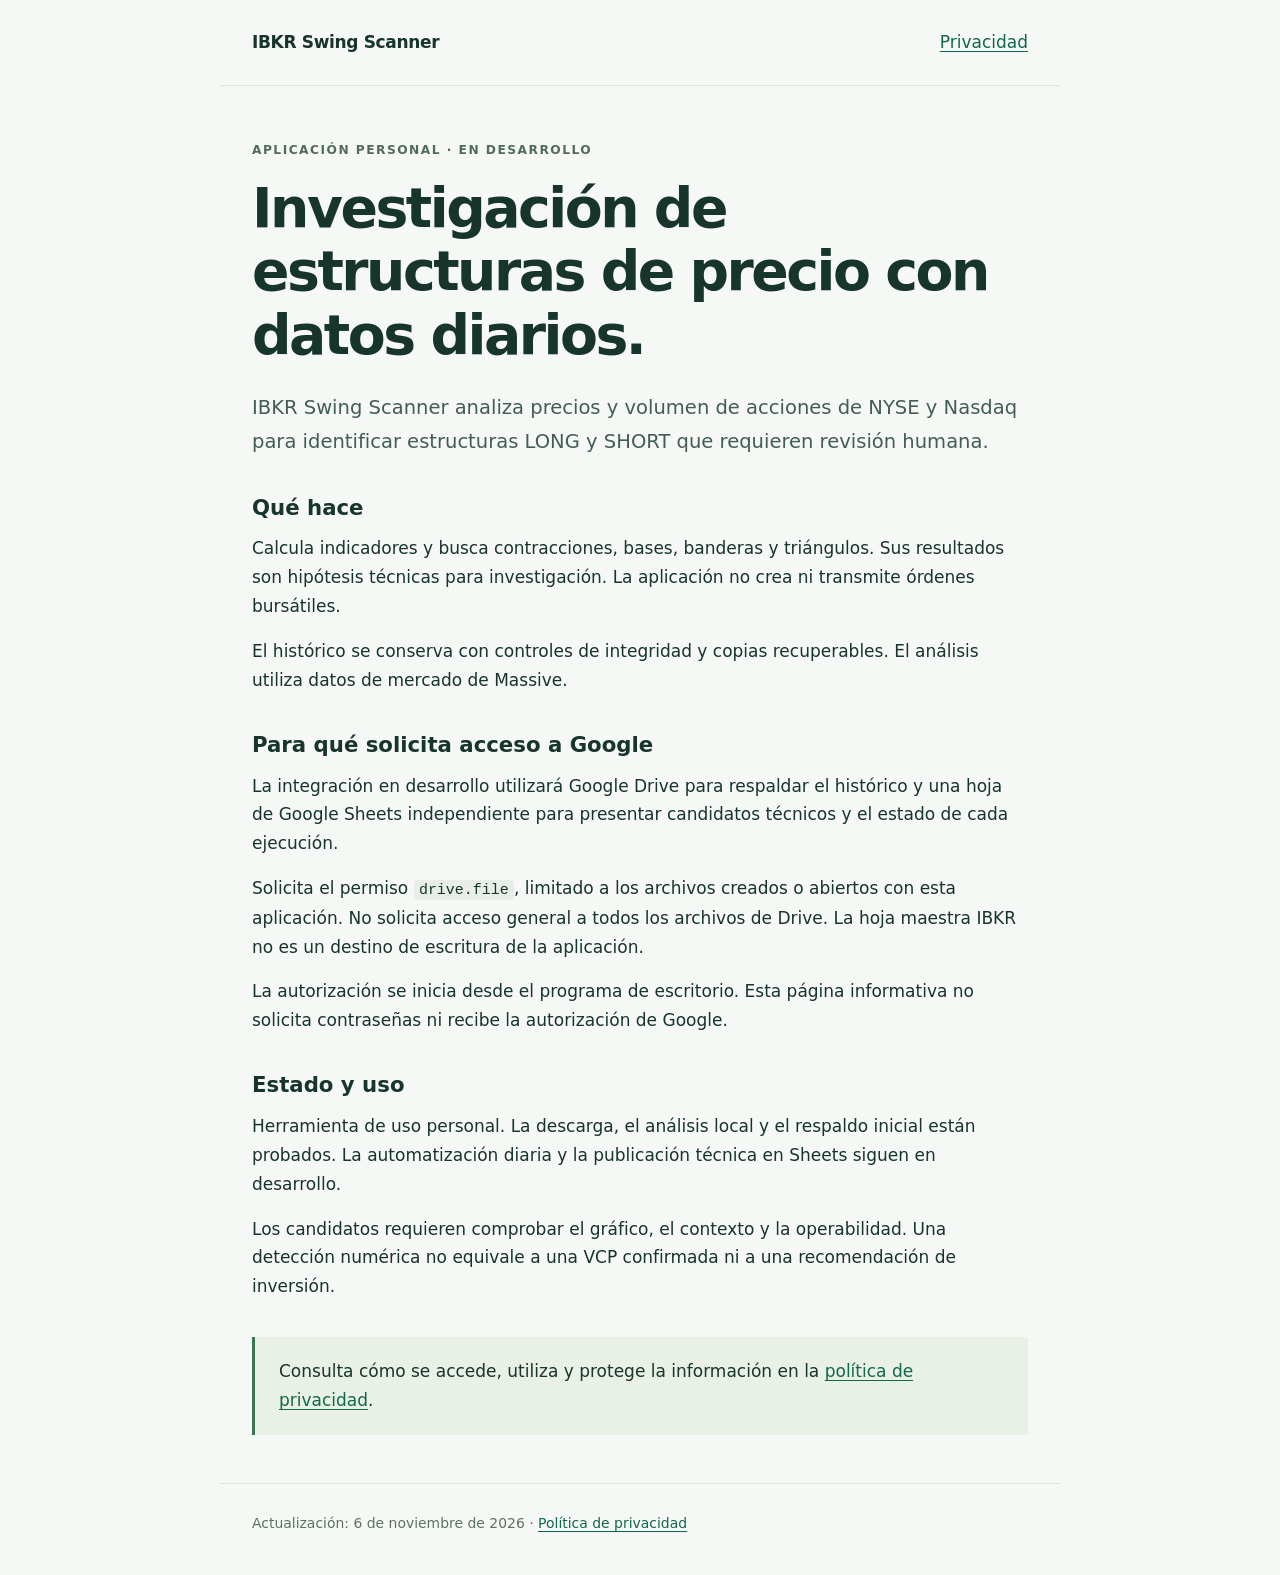
<file: index.html>
<!doctype html>
<html lang="es">
<head>
  <meta charset="utf-8">
  <meta name="viewport" content="width=device-width, initial-scale=1">
  <meta name="description" content="Información de la aplicación personal IBKR Swing Scanner y del uso de sus permisos de Google.">
  <title>IBKR Swing Scanner · Información de la aplicación</title>
  <link rel="stylesheet" href="style.css">
</head>
<body>
  <header><a class="brand" href="index.html">IBKR Swing Scanner</a><nav aria-label="Navegación"><a href="privacy.html">Privacidad</a></nav></header>
  <main>
    <p class="eyebrow">Aplicación personal · En desarrollo</p>
    <h1>Investigación de estructuras de precio con datos diarios.</h1>
    <p class="lead">IBKR Swing Scanner analiza precios y volumen de acciones de NYSE y Nasdaq para identificar estructuras LONG y SHORT que requieren revisión humana.</p>
    <section aria-labelledby="purpose"><h2 id="purpose">Qué hace</h2>
      <p>Calcula indicadores y busca contracciones, bases, banderas y triángulos. Sus resultados son hipótesis técnicas para investigación. La aplicación no crea ni transmite órdenes bursátiles.</p>
      <p>El histórico se conserva con controles de integridad y copias recuperables. El análisis utiliza datos de mercado de Massive.</p>
    </section>
    <section aria-labelledby="google"><h2 id="google">Para qué solicita acceso a Google</h2>
      <p>La integración en desarrollo utilizará Google Drive para respaldar el histórico y una hoja de Google Sheets independiente para presentar candidatos técnicos y el estado de cada ejecución.</p>
      <p>Solicita el permiso <code>drive.file</code>, limitado a los archivos creados o abiertos con esta aplicación. No solicita acceso general a todos los archivos de Drive. La hoja maestra IBKR no es un destino de escritura de la aplicación.</p>
      <p>La autorización se inicia desde el programa de escritorio. Esta página informativa no solicita contraseñas ni recibe la autorización de Google.</p>
    </section>
    <section aria-labelledby="status"><h2 id="status">Estado y uso</h2>
      <p>Herramienta de uso personal. La descarga, el análisis local y el respaldo inicial están probados. La automatización diaria y la publicación técnica en Sheets siguen en desarrollo.</p>
      <p>Los candidatos requieren comprobar el gráfico, el contexto y la operabilidad. Una detección numérica no equivale a una VCP confirmada ni a una recomendación de inversión.</p>
    </section>
    <aside>Consulta cómo se accede, utiliza y protege la información en la <a href="privacy.html">política de privacidad</a>.</aside>
  </main>
  <footer>Actualización: 6 de noviembre de 2026 · <a href="privacy.html">Política de privacidad</a></footer>
</body>
</html>
</file>
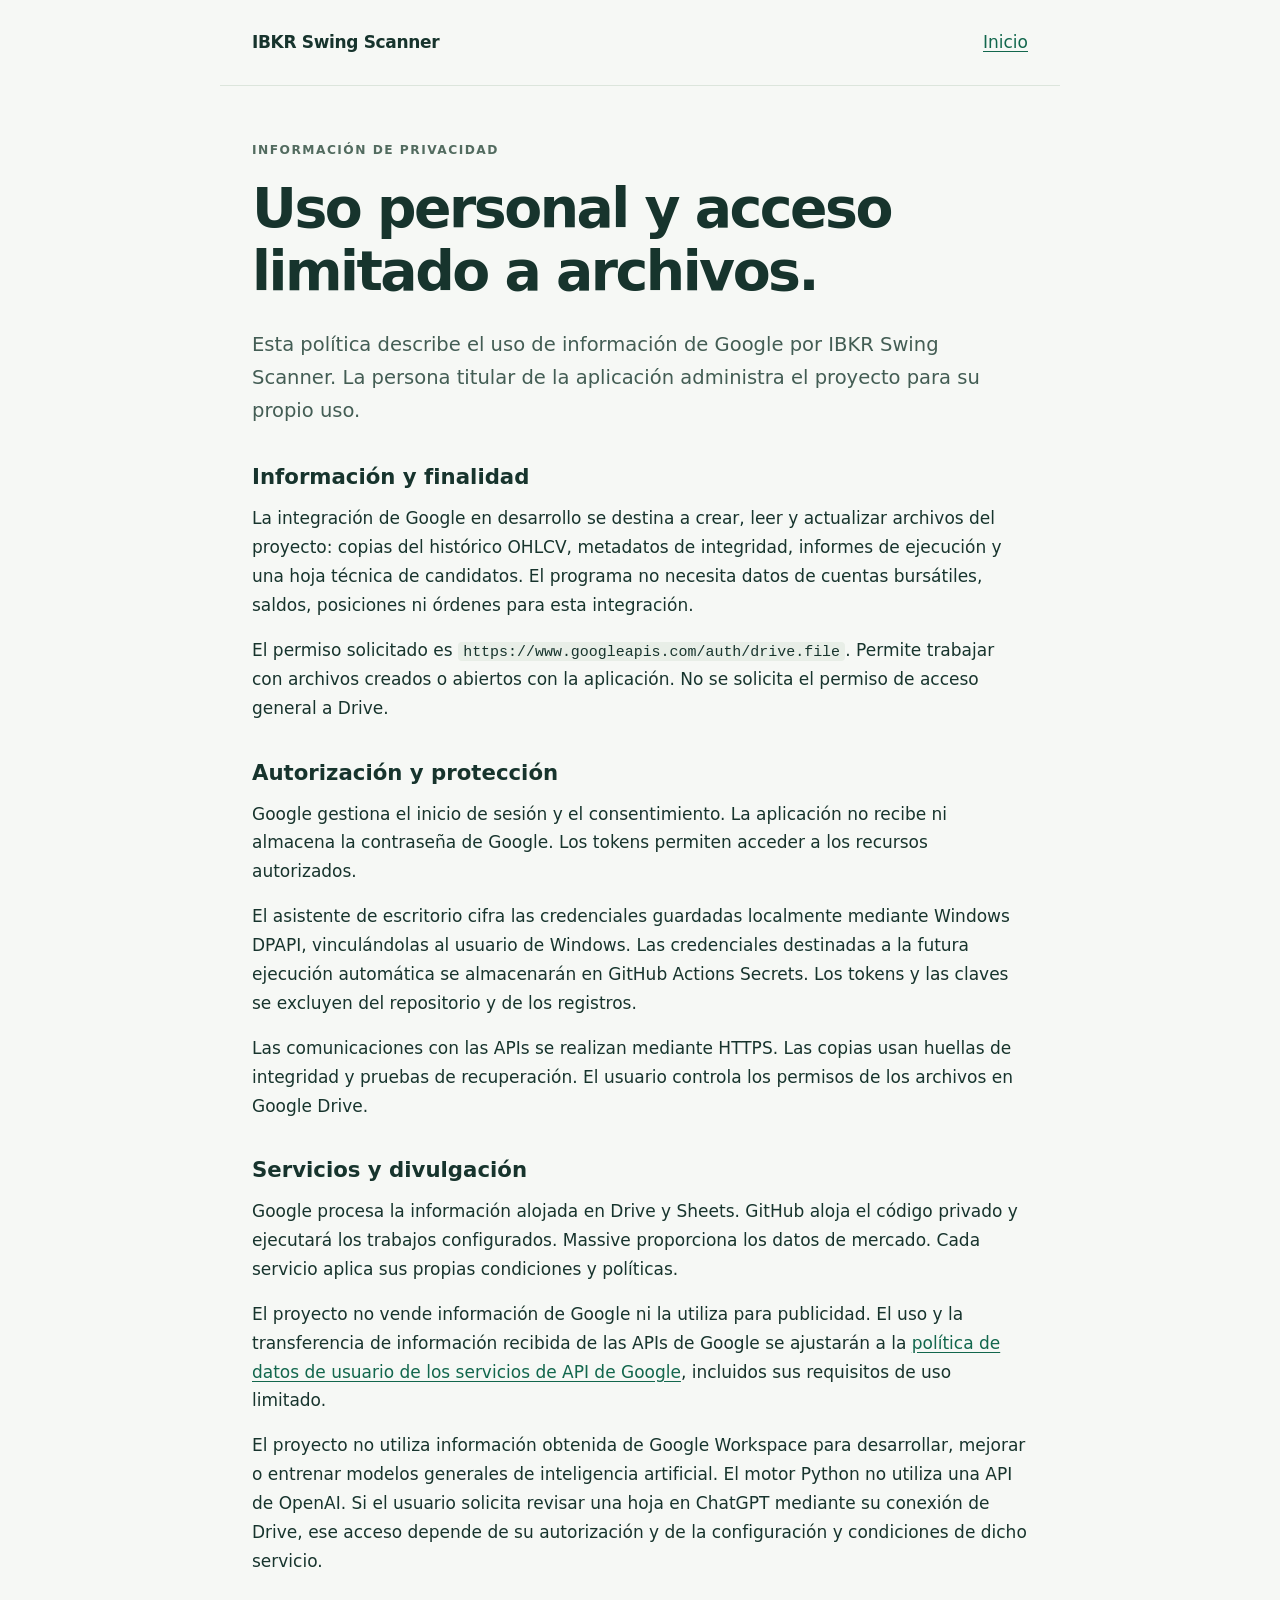
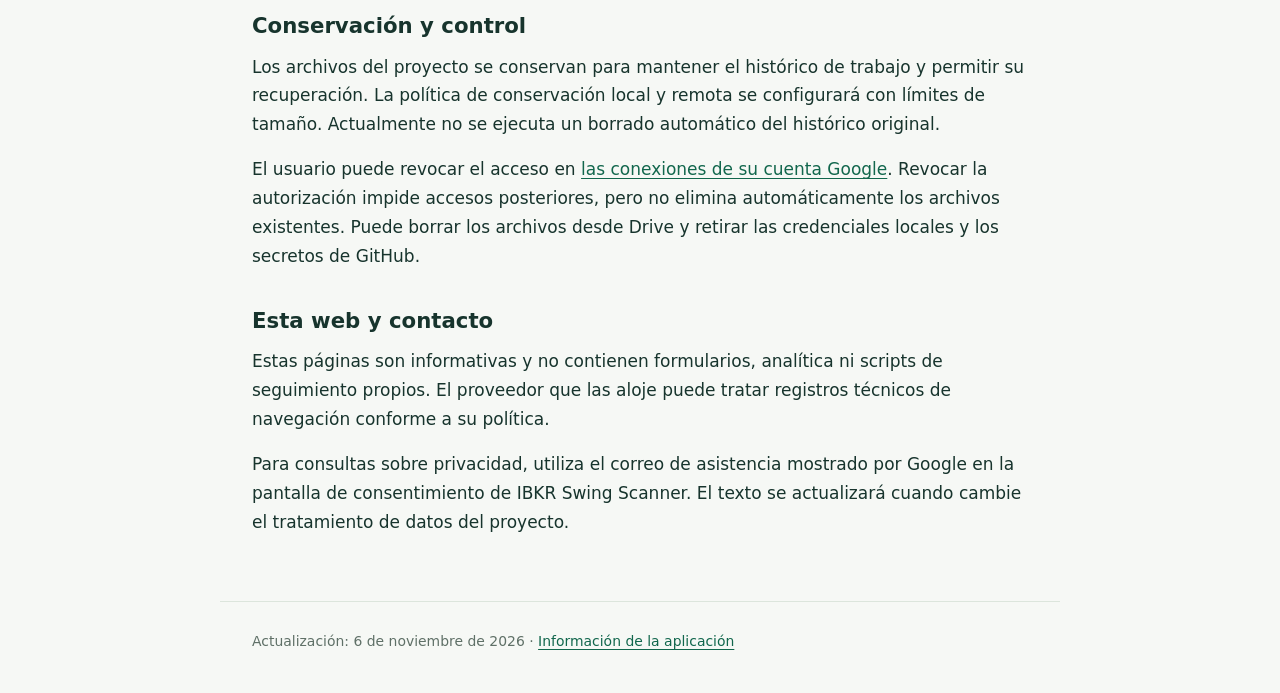
<file: privacy.html>
<!doctype html>
<html lang="es">
<head>
  <meta charset="utf-8">
  <meta name="viewport" content="width=device-width, initial-scale=1">
  <meta name="description" content="Uso de datos y permisos de Google de la aplicación personal IBKR Swing Scanner.">
  <title>Privacidad · IBKR Swing Scanner</title>
  <link rel="stylesheet" href="style.css">
</head>
<body>
  <header><a class="brand" href="index.html">IBKR Swing Scanner</a><nav aria-label="Navegación"><a href="index.html">Inicio</a></nav></header>
  <main>
    <p class="eyebrow">Información de privacidad</p>
    <h1>Uso personal y acceso limitado a archivos.</h1>
    <p class="lead">Esta política describe el uso de información de Google por IBKR Swing Scanner. La persona titular de la aplicación administra el proyecto para su propio uso.</p>
    <section><h2>Información y finalidad</h2>
      <p>La integración de Google en desarrollo se destina a crear, leer y actualizar archivos del proyecto: copias del histórico OHLCV, metadatos de integridad, informes de ejecución y una hoja técnica de candidatos. El programa no necesita datos de cuentas bursátiles, saldos, posiciones ni órdenes para esta integración.</p>
      <p>El permiso solicitado es <code>https://www.googleapis.com/auth/drive.file</code>. Permite trabajar con archivos creados o abiertos con la aplicación. No se solicita el permiso de acceso general a Drive.</p>
    </section>
    <section><h2>Autorización y protección</h2>
      <p>Google gestiona el inicio de sesión y el consentimiento. La aplicación no recibe ni almacena la contraseña de Google. Los tokens permiten acceder a los recursos autorizados.</p>
      <p>El asistente de escritorio cifra las credenciales guardadas localmente mediante Windows DPAPI, vinculándolas al usuario de Windows. Las credenciales destinadas a la futura ejecución automática se almacenarán en GitHub Actions Secrets. Los tokens y las claves se excluyen del repositorio y de los registros.</p>
      <p>Las comunicaciones con las APIs se realizan mediante HTTPS. Las copias usan huellas de integridad y pruebas de recuperación. El usuario controla los permisos de los archivos en Google Drive.</p>
    </section>
    <section><h2>Servicios y divulgación</h2>
      <p>Google procesa la información alojada en Drive y Sheets. GitHub aloja el código privado y ejecutará los trabajos configurados. Massive proporciona los datos de mercado. Cada servicio aplica sus propias condiciones y políticas.</p>
      <p>El proyecto no vende información de Google ni la utiliza para publicidad. El uso y la transferencia de información recibida de las APIs de Google se ajustarán a la <a href="https://developers.google.com/terms/api-services-user-data-policy">política de datos de usuario de los servicios de API de Google</a>, incluidos sus requisitos de uso limitado.</p>
      <p>El proyecto no utiliza información obtenida de Google Workspace para desarrollar, mejorar o entrenar modelos generales de inteligencia artificial. El motor Python no utiliza una API de OpenAI. Si el usuario solicita revisar una hoja en ChatGPT mediante su conexión de Drive, ese acceso depende de su autorización y de la configuración y condiciones de dicho servicio.</p>
    </section>
    <section><h2>Conservación y control</h2>
      <p>Los archivos del proyecto se conservan para mantener el histórico de trabajo y permitir su recuperación. La política de conservación local y remota se configurará con límites de tamaño. Actualmente no se ejecuta un borrado automático del histórico original.</p>
      <p>El usuario puede revocar el acceso en <a href="https://myaccount.google.com/connections">las conexiones de su cuenta Google</a>. Revocar la autorización impide accesos posteriores, pero no elimina automáticamente los archivos existentes. Puede borrar los archivos desde Drive y retirar las credenciales locales y los secretos de GitHub.</p>
    </section>
    <section><h2>Esta web y contacto</h2>
      <p>Estas páginas son informativas y no contienen formularios, analítica ni scripts de seguimiento propios. El proveedor que las aloje puede tratar registros técnicos de navegación conforme a su política.</p>
      <p>Para consultas sobre privacidad, utiliza el correo de asistencia mostrado por Google en la pantalla de consentimiento de IBKR Swing Scanner. El texto se actualizará cuando cambie el tratamiento de datos del proyecto.</p>
    </section>
  </main>
  <footer>Actualización: 6 de noviembre de 2026 · <a href="index.html">Información de la aplicación</a></footer>
</body>
</html>
</file>
<file: style.css>
:root{color-scheme:light;font-family:system-ui,-apple-system,BlinkMacSystemFont,"Segoe UI",sans-serif;color:#17342d;background:#f6f8f5;font-size:17px;line-height:1.7}
*{box-sizing:border-box}body{margin:0}header,main,footer{max-width:840px;margin:auto;padding:28px 32px}header{display:flex;align-items:center;justify-content:space-between;gap:24px;border-bottom:1px solid #dce5dc}.brand{font-weight:750;letter-spacing:-.02em;text-decoration:none;color:#17342d}a{color:#12674d;text-underline-offset:.2em}a:hover{color:#084b36}a:focus-visible{outline:3px solid #b77a13;outline-offset:4px}main{padding-top:54px;padding-bottom:48px}h1{font-size:clamp(2rem,5vw,3.25rem);line-height:1.15;letter-spacing:-.045em;max-width:760px;margin:16px 0 24px}h2{font-size:1.25rem;line-height:1.35;margin:0 0 12px}p{margin:0 0 16px}.lead{font-size:1.15rem;color:#435d54}.eyebrow{text-transform:uppercase;letter-spacing:.12em;font-size:.72rem;font-weight:750;color:#526b5f}section{margin-top:36px}code{font-size:.88em;background:#e8eee7;padding:.12em .35em;border-radius:4px;overflow-wrap:anywhere}aside{padding:20px 24px;margin-top:36px;background:#e9f0e6;border-left:3px solid #3b7653}footer{border-top:1px solid #dce5dc;color:#5f7067;font-size:.82rem;padding-bottom:40px}@media(max-width:520px){header,main,footer{padding-left:22px;padding-right:22px}header{align-items:flex-start;gap:16px;flex-direction:column}main{padding-top:36px}h1{font-size:2.15rem}}
</file>
